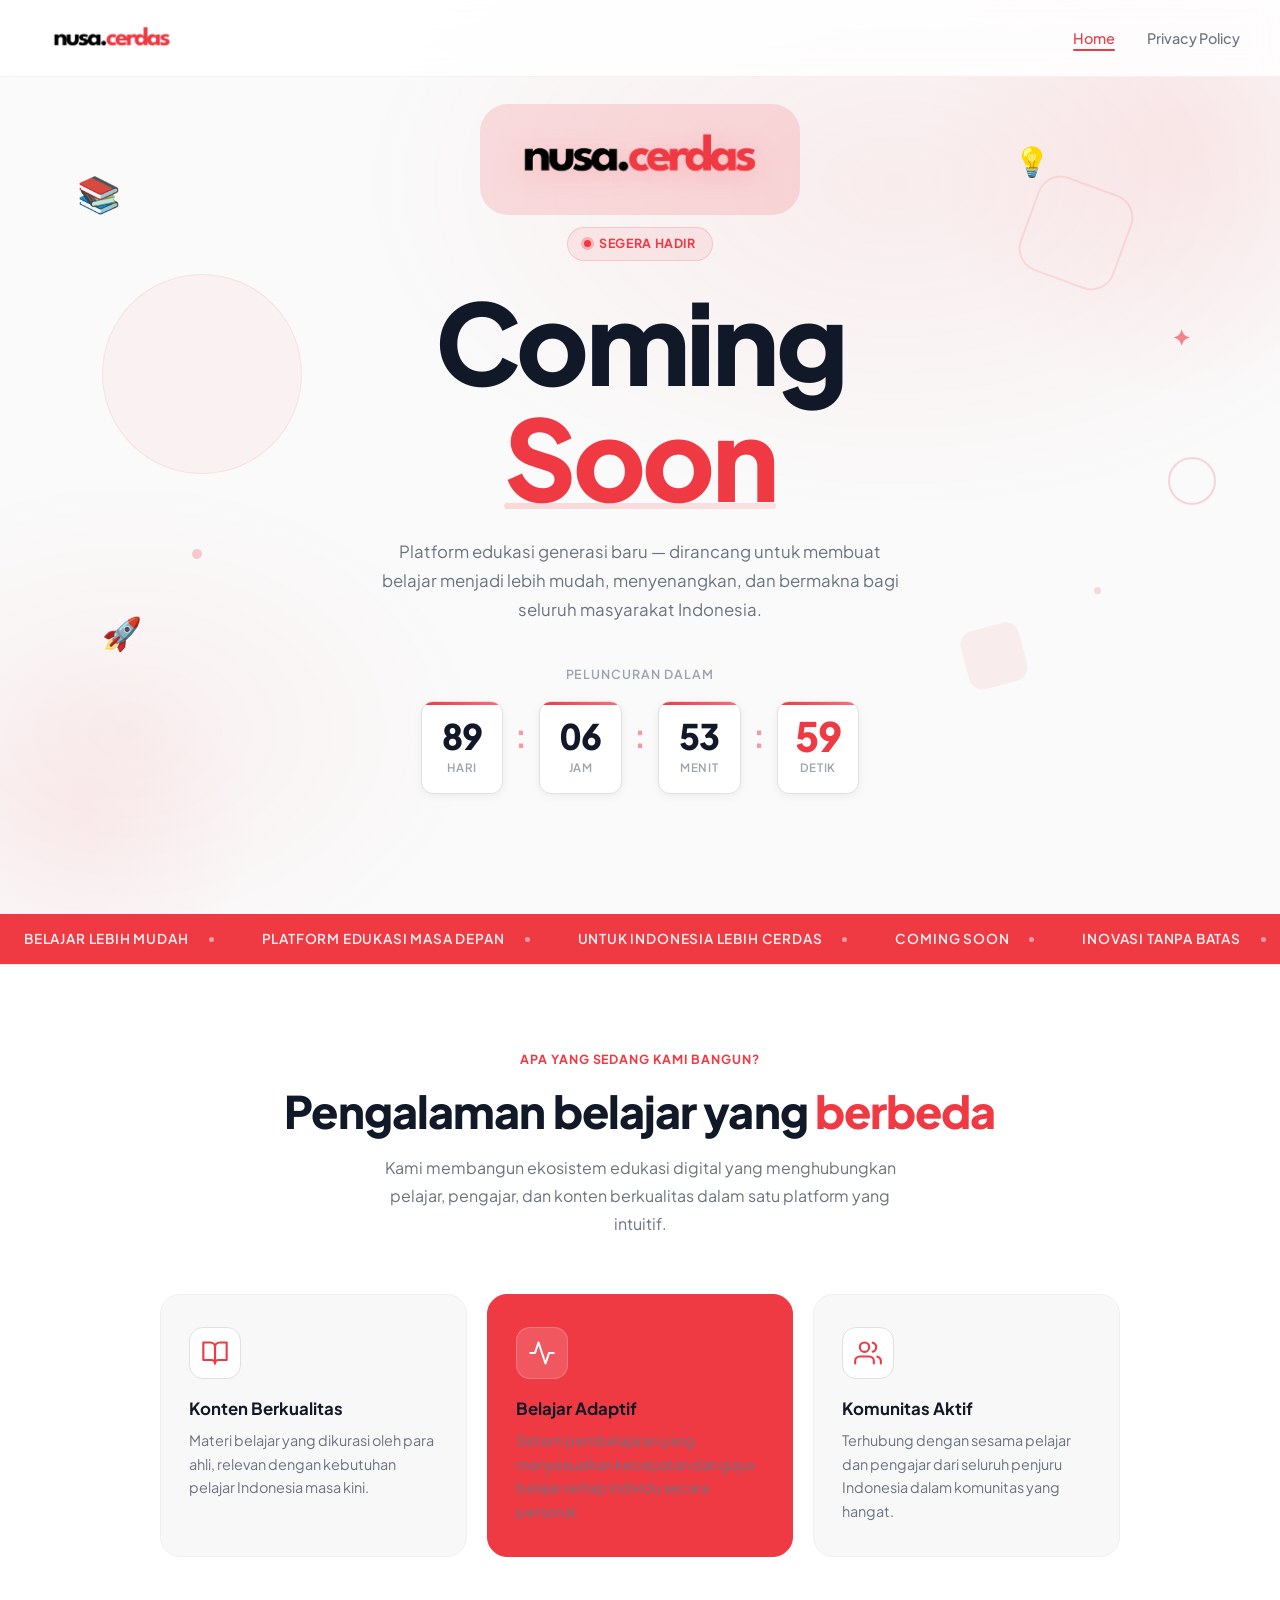
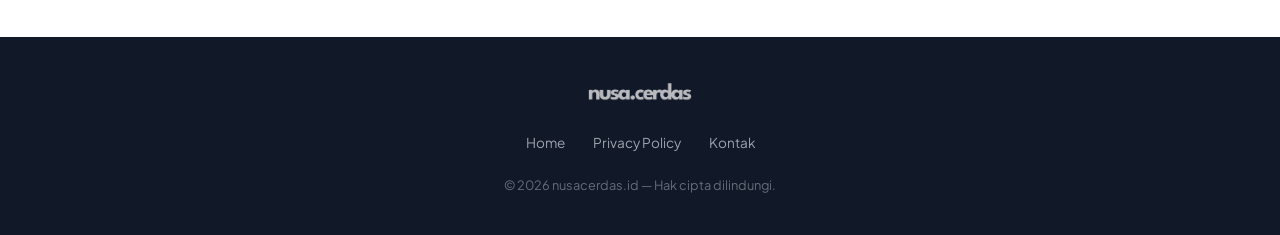
<file: old_index.html>
<!DOCTYPE html>
<html lang="id">
<head>
  <meta charset="UTF-8" />
  <meta name="viewport" content="width=device-width, initial-scale=1.0" />
  <title>Coming Soon — nusacerdas.id</title>
  <meta name="description" content="Platform edukasi masa depan untuk Indonesia lebih cerdas. Coming soon!" />
  <meta property="og:title" content="Coming Soon — nusacerdas.id" />
  <meta property="og:description" content="Platform edukasi masa depan untuk Indonesia lebih cerdas." />
  <meta property="og:type" content="website" />
  <link rel="stylesheet" href="styles.css" />
  <link rel="stylesheet" href="index.css" />
  <link rel="icon" type="image/png" href="assets/nusacerdas-logo/logo nusa cerdas hitam.png" />
</head>
<body>

  <!-- Navigation -->
  <nav class="nav" id="mainNav">
    <a href="index.html" class="nav-logo">
      <img src="assets/nusacerdas-logo/logo-nusa-cerdas-hitam-merah.png" alt="nusacerdas.id" />
    </a>
    <ul class="nav-links">
      <li><a href="index.html" class="active">Home</a></li>
      <li><a href="privacy-policy.html">Privacy Policy</a></li>
    </ul>
  </nav>

  <!-- Hero Section -->
  <main class="hero" id="hero">

    <!-- Background Shapes -->
    <div class="bg-shapes" aria-hidden="true">
      <div class="shape shape-1"></div>
      <div class="shape shape-2"></div>
      <div class="shape shape-3"></div>
      <div class="shape shape-4"></div>
      <div class="shape shape-5"></div>
    </div>

    <!-- Floating Icons -->
    <div class="floating-elements" aria-hidden="true">
      <div class="float-el el-book">📚</div>
      <div class="float-el el-star">✦</div>
      <div class="float-el el-rocket">🚀</div>
      <div class="float-el el-lamp">💡</div>
      <div class="float-el el-dot1"></div>
      <div class="float-el el-dot2"></div>
      <div class="float-el el-ring"></div>
    </div>

    <!-- Hero Content -->
    <div class="hero-content">

      <!-- Logo -->
      <div class="hero-logo animate-delay-1">
        <div class="logo-wrap">
          <img
            src="assets/nusacerdas-logo/logo-nusa-cerdas-hitam-merah.png"
            alt="nusacerdas.id"
            class="hero-brand-img"
          />
        </div>
      </div>

      <!-- Badge -->
      <div class="hero-badge animate-delay-2">
        <span class="badge-dot"></span>
        <span>Segera Hadir</span>
      </div>

      <!-- Headline -->
      <h1 class="hero-title animate-delay-3">
        <span class="title-line">Coming</span>
        <span class="title-line title-accent">Soon</span>
      </h1>

      <!-- Tagline -->
      <p class="hero-tagline animate-delay-4">
        Platform edukasi generasi baru — dirancang untuk membuat belajar menjadi lebih mudah, menyenangkan, dan bermakna bagi seluruh masyarakat Indonesia.
      </p>

      <!-- Countdown -->
      <div class="countdown-wrapper animate-delay-5">
        <div class="countdown-label">Peluncuran dalam</div>
        <div class="countdown" id="countdown">
          <div class="countdown-block">
            <span class="countdown-num" id="cd-days">00</span>
            <span class="countdown-unit">Hari</span>
          </div>
          <div class="countdown-sep">:</div>
          <div class="countdown-block">
            <span class="countdown-num" id="cd-hours">00</span>
            <span class="countdown-unit">Jam</span>
          </div>
          <div class="countdown-sep">:</div>
          <div class="countdown-block">
            <span class="countdown-num" id="cd-minutes">00</span>
            <span class="countdown-unit">Menit</span>
          </div>
          <div class="countdown-sep">:</div>
          <div class="countdown-block">
            <span class="countdown-num" id="cd-seconds">00</span>
            <span class="countdown-unit">Detik</span>
          </div>
        </div>
      </div>

      <!-- Subscription -->
      <!-- <div class="subscribe-wrapper animate-delay-6">
        <p class="subscribe-hint">Jadilah yang pertama tahu saat kami meluncur.</p>
        <form class="subscribe-form" id="subscribeForm" novalidate>
          <div class="input-group">
            <span class="input-icon">
              <svg width="18" height="18" viewBox="0 0 24 24" fill="none" stroke="currentColor" stroke-width="2" stroke-linecap="round" stroke-linejoin="round">
                <rect x="2" y="4" width="20" height="16" rx="2"/>
                <path d="m22 7-8.97 5.7a1.94 1.94 0 0 1-2.06 0L2 7"/>
              </svg>
            </span>
            <input
              type="email"
              id="emailInput"
              placeholder="Masukkan email kamu"
              aria-label="Alamat email"
              required
            />
          </div>
          <button type="submit" class="btn-subscribe">
            <span class="btn-text">Beritahu Saya</span>
            <svg width="18" height="18" viewBox="0 0 24 24" fill="none" stroke="currentColor" stroke-width="2.5" stroke-linecap="round" stroke-linejoin="round">
              <path d="M5 12h14M12 5l7 7-7 7"/>
            </svg>
          </button>
        </form>
        <div class="subscribe-success" id="subscribeSuccess" hidden>
          <svg width="20" height="20" viewBox="0 0 24 24" fill="none" stroke="currentColor" stroke-width="2.5" stroke-linecap="round" stroke-linejoin="round">
            <path d="M22 11.08V12a10 10 0 1 1-5.93-9.14"/>
            <polyline points="22 4 12 14.01 9 11.01"/>
          </svg>
          Terima kasih! Kami akan menghubungi kamu segera.
        </div>
      </div> -->

      <!-- Social Links -->
      <!-- <div class="social-links animate-delay-7">
        <a href="#" class="social-link" aria-label="Instagram">
          <svg width="20" height="20" viewBox="0 0 24 24" fill="none" stroke="currentColor" stroke-width="2" stroke-linecap="round" stroke-linejoin="round">
            <rect x="2" y="2" width="20" height="20" rx="5" ry="5"/>
            <path d="M16 11.37A4 4 0 1 1 12.63 8 4 4 0 0 1 16 11.37z"/>
            <line x1="17.5" y1="6.5" x2="17.51" y2="6.5"/>
          </svg>
        </a>
        <a href="#" class="social-link" aria-label="Twitter / X">
          <svg width="20" height="20" viewBox="0 0 24 24" fill="none" stroke="currentColor" stroke-width="2" stroke-linecap="round" stroke-linejoin="round">
            <path d="M4 4l16 16M4 20L20 4"/>
          </svg>
        </a>
        <a href="#" class="social-link" aria-label="LinkedIn">
          <svg width="20" height="20" viewBox="0 0 24 24" fill="none" stroke="currentColor" stroke-width="2" stroke-linecap="round" stroke-linejoin="round">
            <path d="M16 8a6 6 0 0 1 6 6v7h-4v-7a2 2 0 0 0-2-2 2 2 0 0 0-2 2v7h-4v-7a6 6 0 0 1 6-6z"/>
            <rect x="2" y="9" width="4" height="12"/>
            <circle cx="4" cy="4" r="2"/>
          </svg>
        </a>
      </div> -->

    </div>
  </main>

  <!-- Marquee Section -->
  <section class="marquee-section" aria-hidden="true">
    <div class="marquee-track" id="marqueeTrack">
      <!-- repeated twice for seamless loop -->
      <span class="marquee-item">Belajar Lebih Mudah <span class="marquee-dot"></span></span>
      <span class="marquee-item">Platform Edukasi Masa Depan <span class="marquee-dot"></span></span>
      <span class="marquee-item">Untuk Indonesia Lebih Cerdas <span class="marquee-dot"></span></span>
      <span class="marquee-item">Coming Soon <span class="marquee-dot"></span></span>
      <span class="marquee-item">Inovasi Tanpa Batas <span class="marquee-dot"></span></span>
      <span class="marquee-item">Bersama Kita Maju <span class="marquee-dot"></span></span>
      <span class="marquee-item">Teknologi untuk Pendidikan <span class="marquee-dot"></span></span>
      <span class="marquee-item">Belajar Lebih Mudah <span class="marquee-dot"></span></span>
      <span class="marquee-item">Platform Edukasi Masa Depan <span class="marquee-dot"></span></span>
      <span class="marquee-item">Untuk Indonesia Lebih Cerdas <span class="marquee-dot"></span></span>
      <span class="marquee-item">Coming Soon <span class="marquee-dot"></span></span>
      <span class="marquee-item">Inovasi Tanpa Batas <span class="marquee-dot"></span></span>
      <span class="marquee-item">Bersama Kita Maju <span class="marquee-dot"></span></span>
      <span class="marquee-item">Teknologi untuk Pendidikan <span class="marquee-dot"></span></span>
    </div>
  </section>

  <!-- Feature Teaser Section -->
  <section class="features-section">
    <div class="features-inner">
      <div class="section-label">Apa yang sedang kami bangun?</div>
      <h2 class="section-title">Pengalaman belajar yang <em>berbeda</em></h2>
      <p class="section-sub">Kami membangun ekosistem edukasi digital yang menghubungkan pelajar, pengajar, dan konten berkualitas dalam satu platform yang intuitif.</p>

      <div class="features-grid">
        <div class="feature-card">
          <div class="feature-icon">
            <svg width="28" height="28" viewBox="0 0 24 24" fill="none" stroke="currentColor" stroke-width="1.8" stroke-linecap="round" stroke-linejoin="round">
              <path d="M2 3h6a4 4 0 0 1 4 4v14a3 3 0 0 0-3-3H2z"/>
              <path d="M22 3h-6a4 4 0 0 0-4 4v14a3 3 0 0 1 3-3h7z"/>
            </svg>
          </div>
          <h3>Konten Berkualitas</h3>
          <p>Materi belajar yang dikurasi oleh para ahli, relevan dengan kebutuhan pelajar Indonesia masa kini.</p>
        </div>

        <div class="feature-card feature-card-highlight">
          <div class="feature-icon">
            <svg width="28" height="28" viewBox="0 0 24 24" fill="none" stroke="currentColor" stroke-width="1.8" stroke-linecap="round" stroke-linejoin="round">
              <polyline points="22 12 18 12 15 21 9 3 6 12 2 12"/>
            </svg>
          </div>
          <h3>Belajar Adaptif</h3>
          <p>Sistem pembelajaran yang menyesuaikan kecepatan dan gaya belajar setiap individu secara personal.</p>
        </div>

        <div class="feature-card">
          <div class="feature-icon">
            <svg width="28" height="28" viewBox="0 0 24 24" fill="none" stroke="currentColor" stroke-width="1.8" stroke-linecap="round" stroke-linejoin="round">
              <path d="M17 21v-2a4 4 0 0 0-4-4H5a4 4 0 0 0-4 4v2"/>
              <circle cx="9" cy="7" r="4"/>
              <path d="M23 21v-2a4 4 0 0 0-3-3.87"/>
              <path d="M16 3.13a4 4 0 0 1 0 7.75"/>
            </svg>
          </div>
          <h3>Komunitas Aktif</h3>
          <p>Terhubung dengan sesama pelajar dan pengajar dari seluruh penjuru Indonesia dalam komunitas yang hangat.</p>
        </div>
      </div>
    </div>
  </section>

  <!-- Footer -->
  <footer class="footer">
    <div class="footer-inner">
      <img src="assets/nusacerdas-logo/logo-nusa-cerdas-putih-merah.png" alt="nusacerdas.id" class="footer-logo" />
      <ul class="footer-links">
        <li><a href="index.html">Home</a></li>
        <li><a href="privacy-policy.html">Privacy Policy</a></li>
        <li><a href="mailto:hello@nusacerdas.id">Kontak</a></li>
      </ul>
      <p class="footer-copy">&copy; 2026 nusacerdas.id — Hak cipta dilindungi.</p>
    </div>
  </footer>

  <script src="script.js"></script>
</body>
</html>
</file>
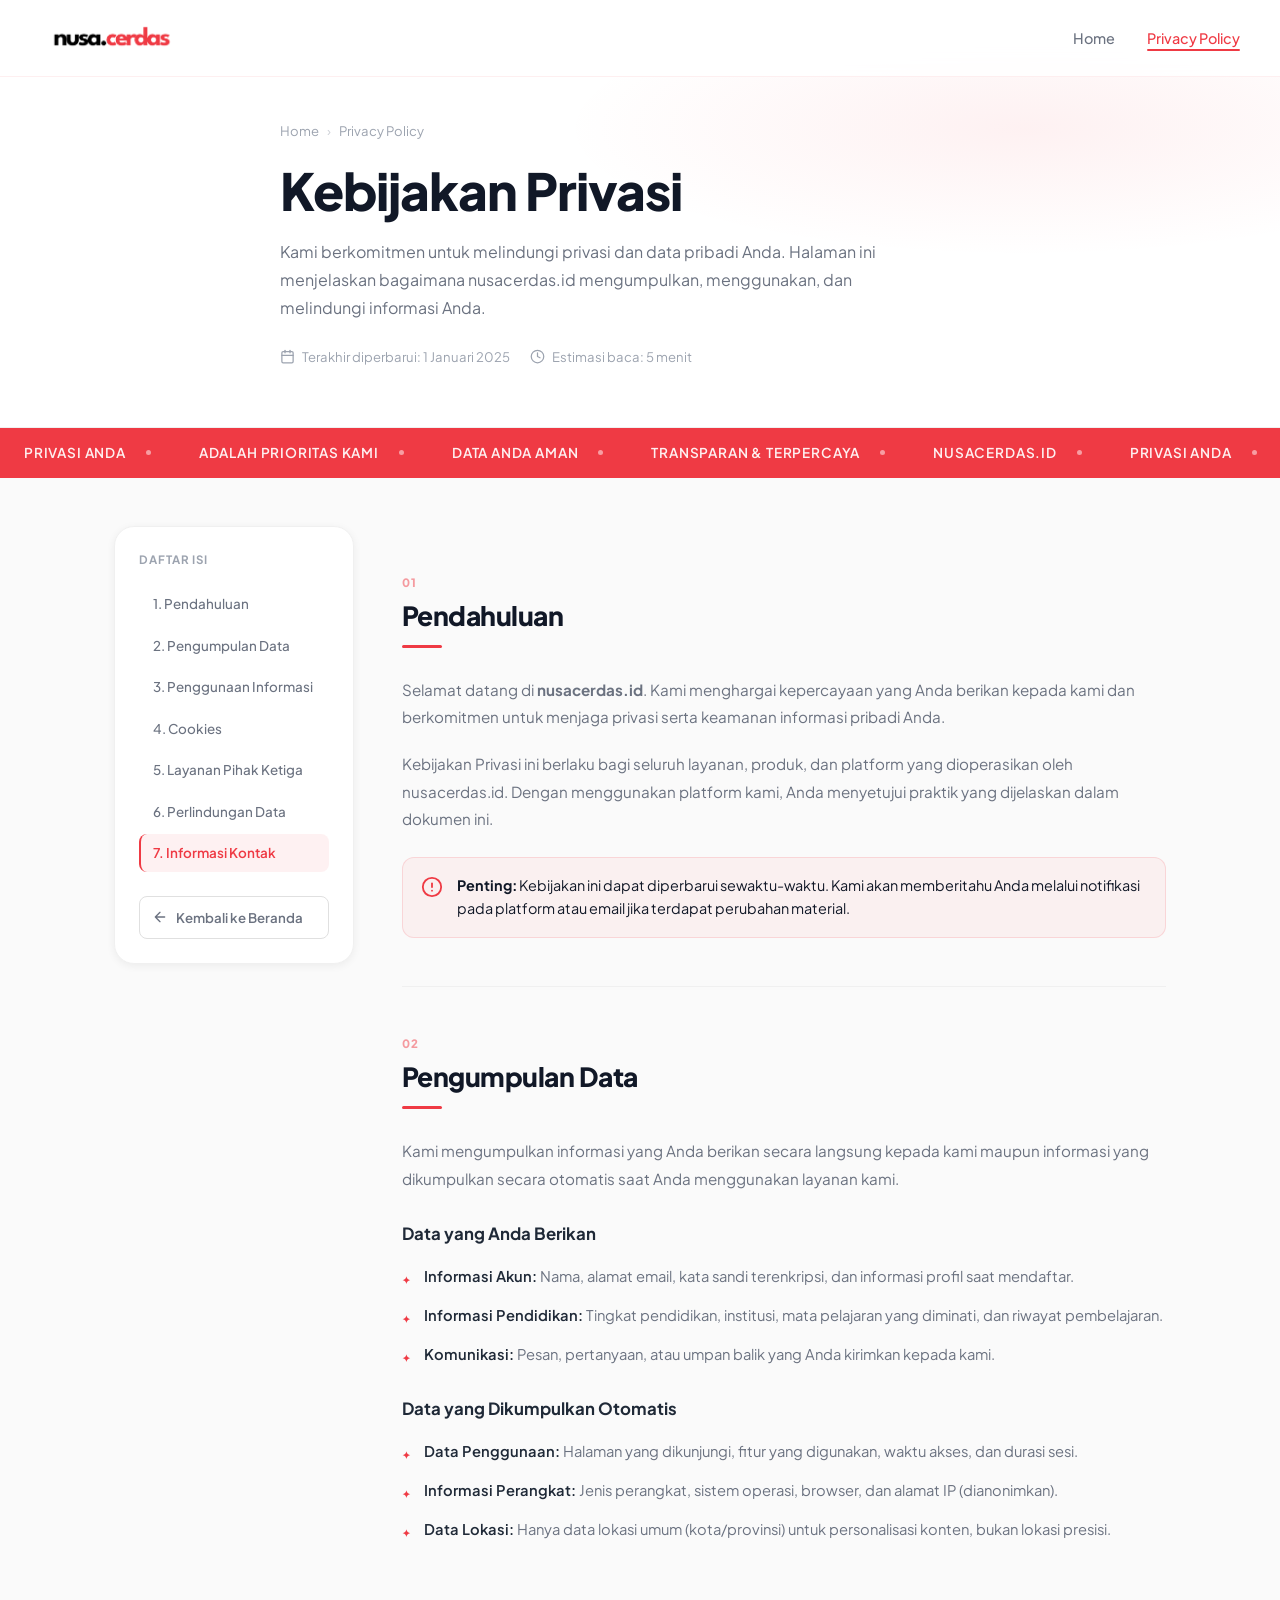
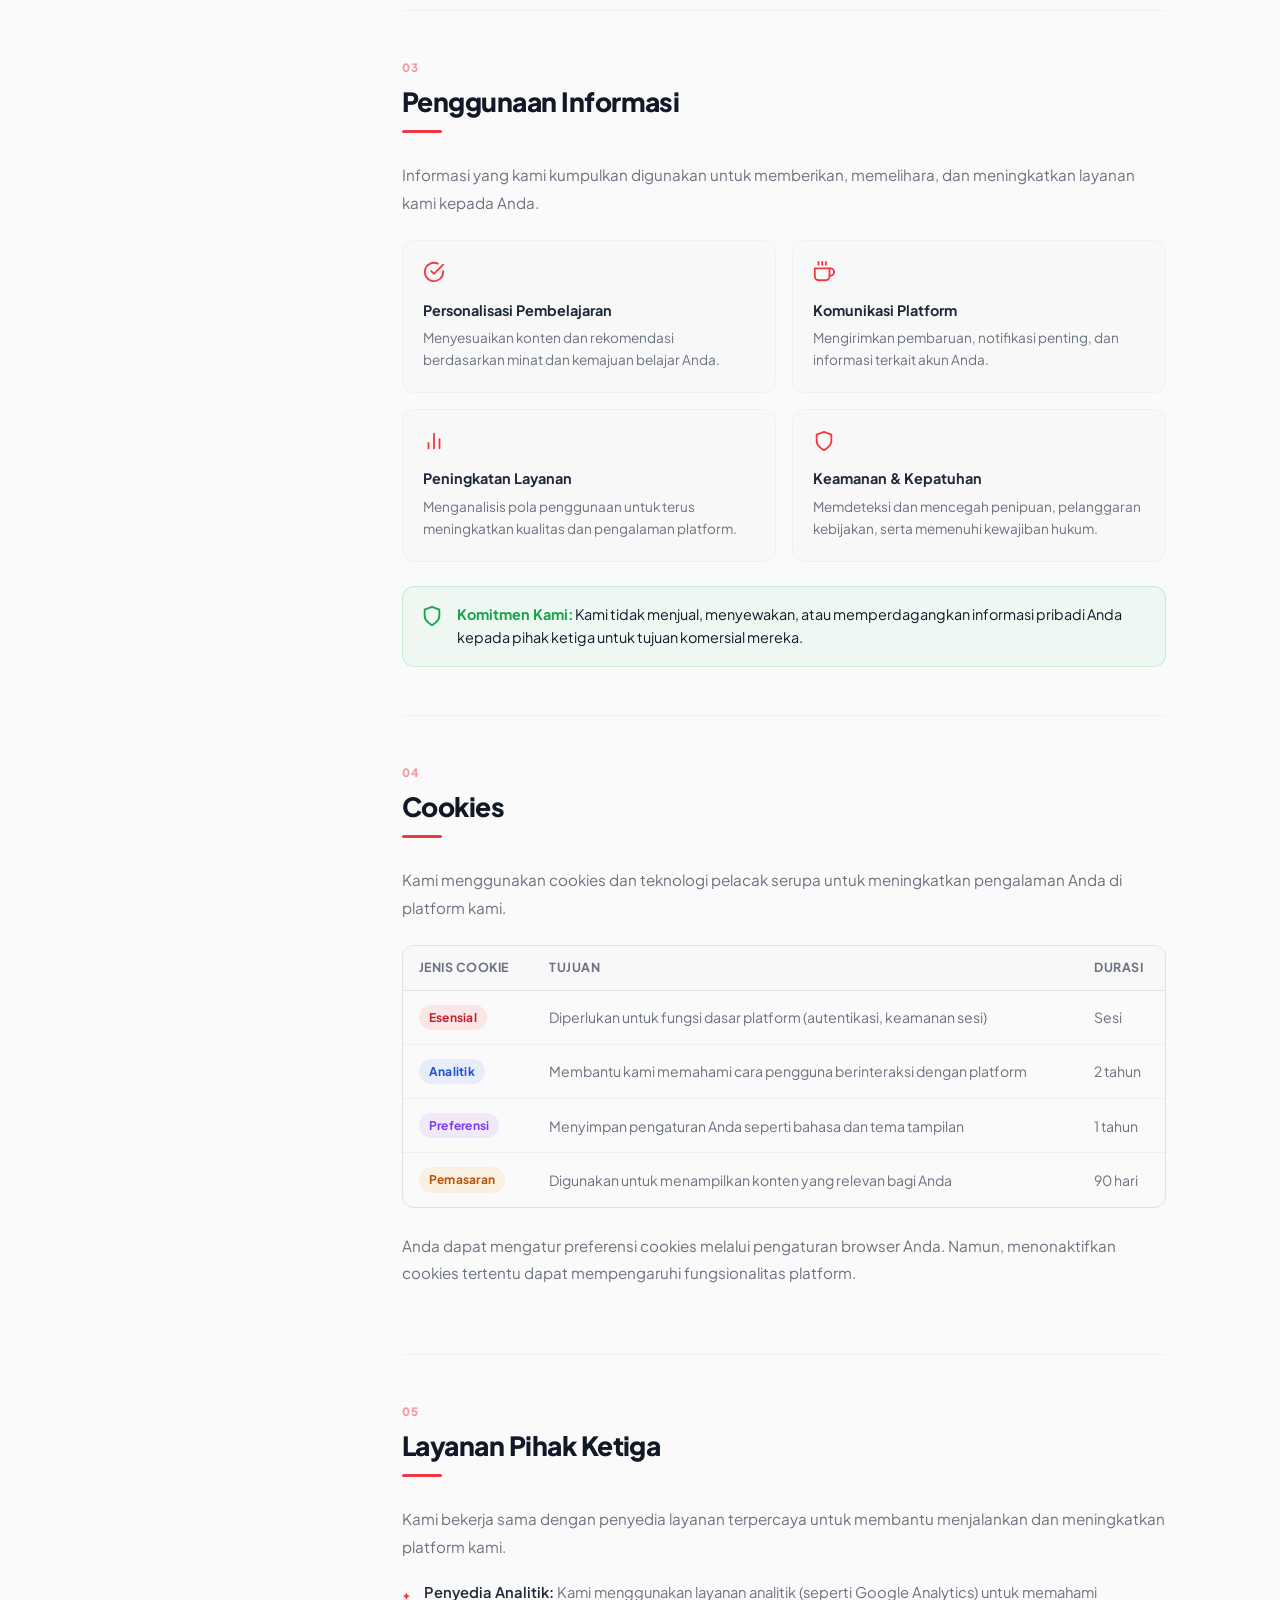
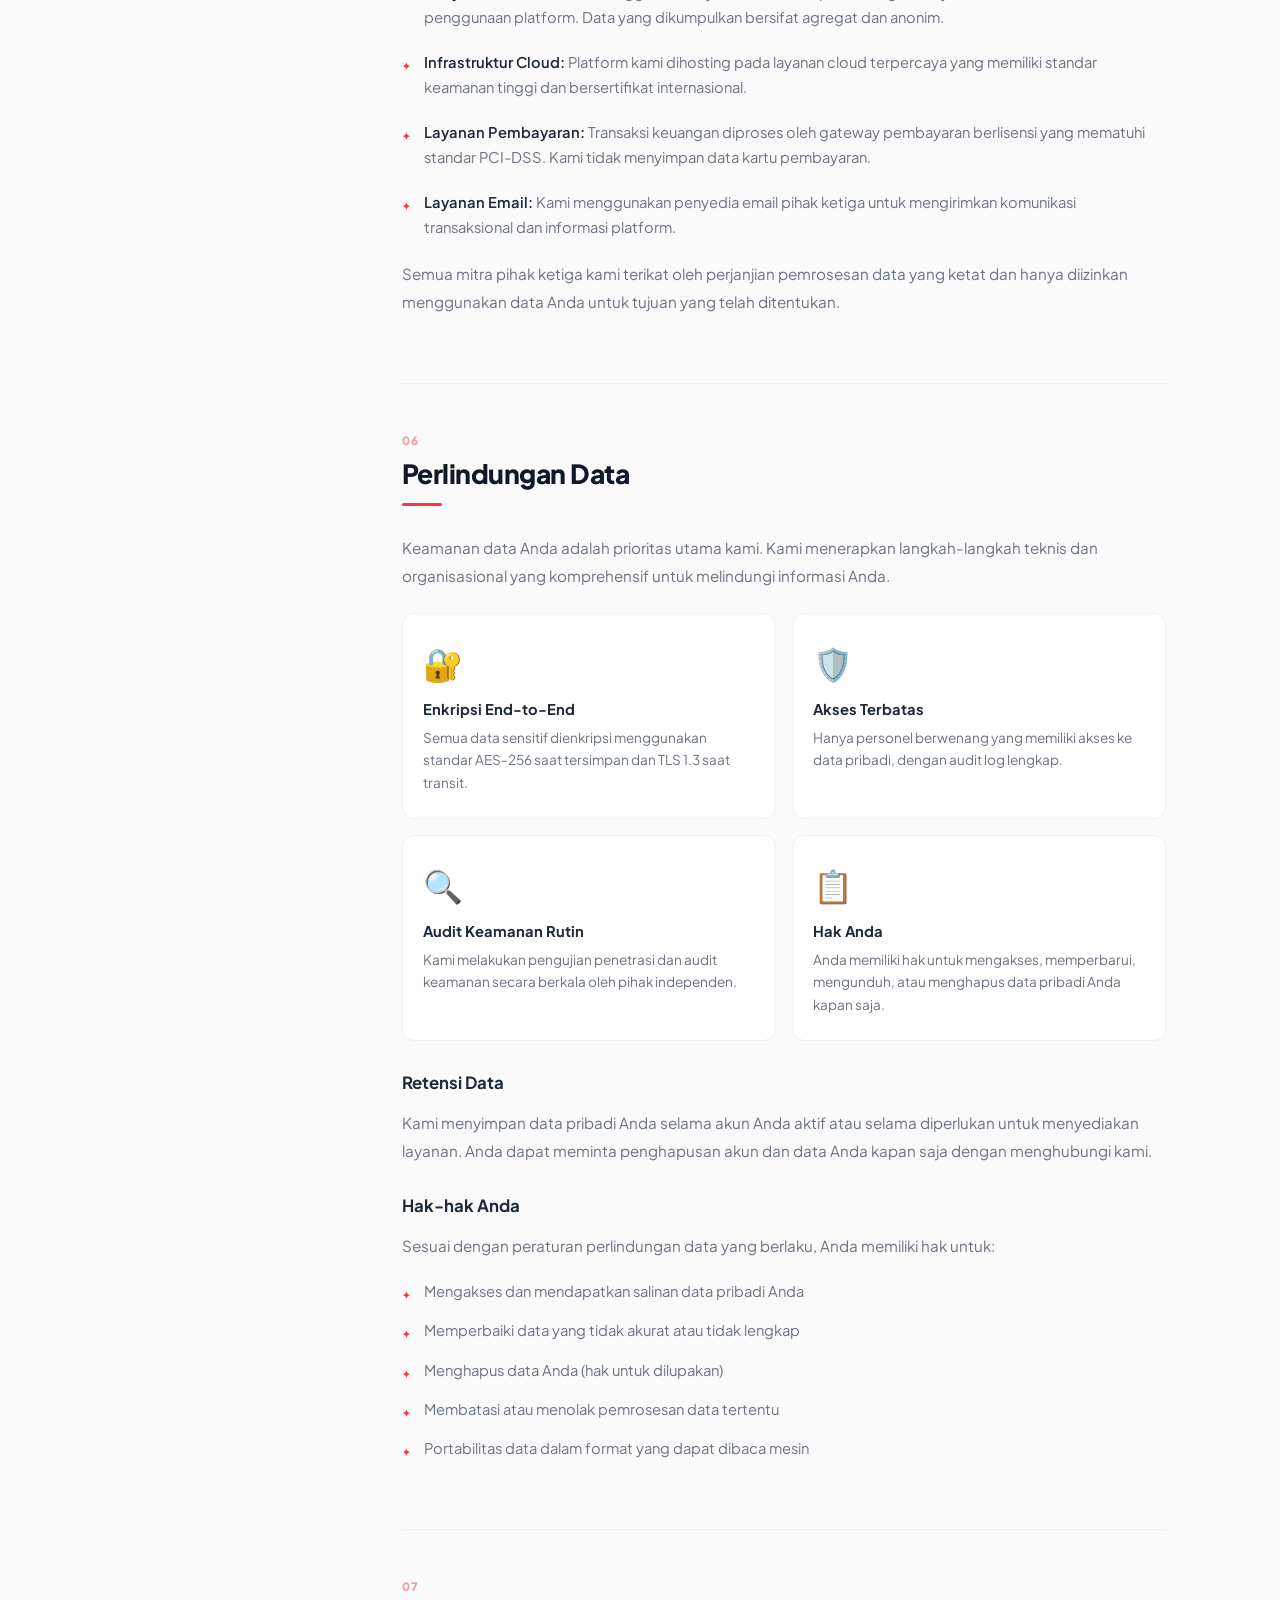
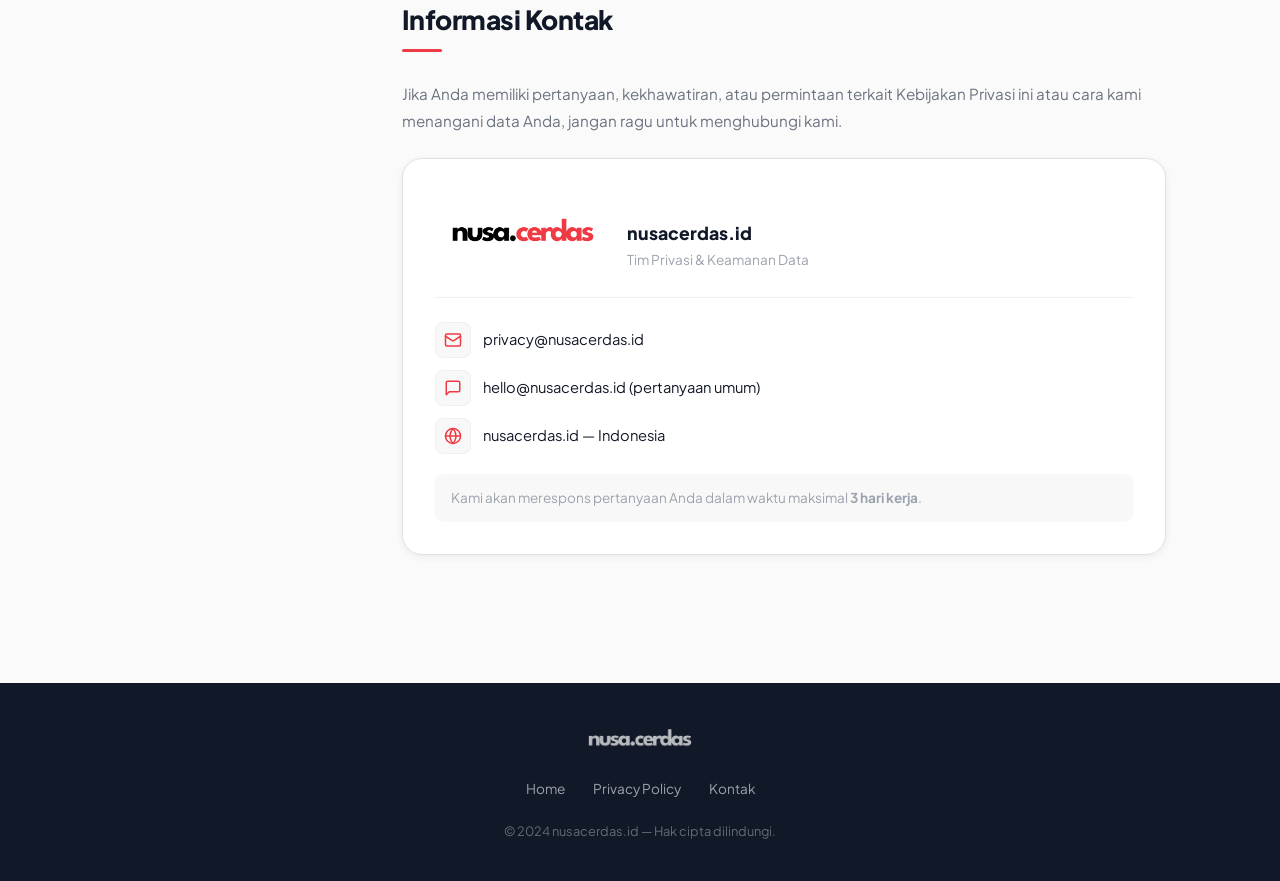
<file: privacy-policy.html>
<!DOCTYPE html>
<html lang="id">
<head>
  <meta charset="UTF-8" />
  <meta name="viewport" content="width=device-width, initial-scale=1.0" />
  <title>Privacy Policy — nusacerdas.id</title>
  <meta name="description" content="Kebijakan Privasi nusacerdas.id — bagaimana kami melindungi dan menggunakan data Anda." />
  <link rel="stylesheet" href="styles.css" />
  <link rel="stylesheet" href="privacy-policy.css" />
  <link rel="icon" type="image/png" href="assets/nusacerdas-logo/logo nusa cerdas hitam.png" />
</head>
<body>

  <!-- Navigation -->
  <nav class="nav" id="mainNav">
    <a href="index.html" class="nav-logo">
      <img src="assets/nusacerdas-logo/logo-nusa-cerdas-hitam-merah.png" alt="nusacerdas.id" />
    </a>
    <ul class="nav-links">
      <li><a href="index.html">Home</a></li>
      <li><a href="privacy-policy.html" class="active">Privacy Policy</a></li>
    </ul>
  </nav>

  <!-- Page Hero -->
  <header class="pp-hero">
    <div class="pp-hero-inner">
      <div class="pp-breadcrumb">
        <a href="index.html">Home</a>
        <span class="pp-breadcrumb-sep">›</span>
        <span>Privacy Policy</span>
      </div>
      <h1 class="pp-title">Kebijakan Privasi</h1>
      <p class="pp-subtitle">Kami berkomitmen untuk melindungi privasi dan data pribadi Anda. Halaman ini menjelaskan bagaimana nusacerdas.id mengumpulkan, menggunakan, dan melindungi informasi Anda.</p>
      <div class="pp-meta">
        <span class="pp-meta-item">
          <svg width="15" height="15" viewBox="0 0 24 24" fill="none" stroke="currentColor" stroke-width="2" stroke-linecap="round" stroke-linejoin="round">
            <rect x="3" y="4" width="18" height="18" rx="2" ry="2"/>
            <line x1="16" y1="2" x2="16" y2="6"/>
            <line x1="8" y1="2" x2="8" y2="6"/>
            <line x1="3" y1="10" x2="21" y2="10"/>
          </svg>
          Terakhir diperbarui: 1 Januari 2025
        </span>
        <span class="pp-meta-item">
          <svg width="15" height="15" viewBox="0 0 24 24" fill="none" stroke="currentColor" stroke-width="2" stroke-linecap="round" stroke-linejoin="round">
            <circle cx="12" cy="12" r="10"/>
            <polyline points="12 6 12 12 16 14"/>
          </svg>
          Estimasi baca: 5 menit
        </span>
      </div>
    </div>
  </header>

  <!-- Marquee -->
  <div class="marquee-section" aria-hidden="true">
    <div class="marquee-track">
      <span class="marquee-item">Privasi Anda <span class="marquee-dot"></span></span>
      <span class="marquee-item">Adalah Prioritas Kami <span class="marquee-dot"></span></span>
      <span class="marquee-item">Data Anda Aman <span class="marquee-dot"></span></span>
      <span class="marquee-item">Transparan & Terpercaya <span class="marquee-dot"></span></span>
      <span class="marquee-item">nusacerdas.id <span class="marquee-dot"></span></span>
      <span class="marquee-item">Privasi Anda <span class="marquee-dot"></span></span>
      <span class="marquee-item">Adalah Prioritas Kami <span class="marquee-dot"></span></span>
      <span class="marquee-item">Data Anda Aman <span class="marquee-dot"></span></span>
      <span class="marquee-item">Transparan & Terpercaya <span class="marquee-dot"></span></span>
      <span class="marquee-item">nusacerdas.id <span class="marquee-dot"></span></span>
    </div>
  </div>

  <!-- Main Content -->
  <div class="pp-layout">

    <!-- Sidebar TOC -->
    <aside class="pp-sidebar" id="ppSidebar">
      <div class="toc-wrap">
        <div class="toc-label">Daftar Isi</div>
        <nav class="toc-nav" id="tocNav">
          <a href="#pendahuluan" class="toc-link active">1. Pendahuluan</a>
          <a href="#pengumpulan-data" class="toc-link">2. Pengumpulan Data</a>
          <a href="#penggunaan-informasi" class="toc-link">3. Penggunaan Informasi</a>
          <a href="#cookies" class="toc-link">4. Cookies</a>
          <a href="#layanan-pihak-ketiga" class="toc-link">5. Layanan Pihak Ketiga</a>
          <a href="#perlindungan-data" class="toc-link">6. Perlindungan Data</a>
          <a href="#kontak" class="toc-link">7. Informasi Kontak</a>
        </nav>
        <a href="index.html" class="toc-back-btn">
          <svg width="16" height="16" viewBox="0 0 24 24" fill="none" stroke="currentColor" stroke-width="2" stroke-linecap="round" stroke-linejoin="round">
            <path d="M19 12H5M12 5l-7 7 7 7"/>
          </svg>
          Kembali ke Beranda
        </a>
      </div>
    </aside>

    <!-- Article -->
    <article class="pp-article">

      <!-- Section 1 -->
      <section class="pp-section" id="pendahuluan">
        <div class="section-num">01</div>
        <h2 class="pp-section-title">Pendahuluan</h2>
        <div class="pp-section-content">
          <p>Selamat datang di <strong>nusacerdas.id</strong>. Kami menghargai kepercayaan yang Anda berikan kepada kami dan berkomitmen untuk menjaga privasi serta keamanan informasi pribadi Anda.</p>
          <p>Kebijakan Privasi ini berlaku bagi seluruh layanan, produk, dan platform yang dioperasikan oleh nusacerdas.id. Dengan menggunakan platform kami, Anda menyetujui praktik yang dijelaskan dalam dokumen ini.</p>
          <div class="pp-highlight-box">
            <div class="pp-highlight-icon">
              <svg width="22" height="22" viewBox="0 0 24 24" fill="none" stroke="currentColor" stroke-width="2" stroke-linecap="round" stroke-linejoin="round">
                <circle cx="12" cy="12" r="10"/>
                <line x1="12" y1="8" x2="12" y2="12"/>
                <line x1="12" y1="16" x2="12.01" y2="16"/>
              </svg>
            </div>
            <div>
              <strong>Penting:</strong> Kebijakan ini dapat diperbarui sewaktu-waktu. Kami akan memberitahu Anda melalui notifikasi pada platform atau email jika terdapat perubahan material.
            </div>
          </div>
        </div>
      </section>

      <!-- Section 2 -->
      <section class="pp-section" id="pengumpulan-data">
        <div class="section-num">02</div>
        <h2 class="pp-section-title">Pengumpulan Data</h2>
        <div class="pp-section-content">
          <p>Kami mengumpulkan informasi yang Anda berikan secara langsung kepada kami maupun informasi yang dikumpulkan secara otomatis saat Anda menggunakan layanan kami.</p>

          <h3>Data yang Anda Berikan</h3>
          <ul class="pp-list">
            <li>
              <span class="list-icon">✦</span>
              <div>
                <strong>Informasi Akun:</strong> Nama, alamat email, kata sandi terenkripsi, dan informasi profil saat mendaftar.
              </div>
            </li>
            <li>
              <span class="list-icon">✦</span>
              <div>
                <strong>Informasi Pendidikan:</strong> Tingkat pendidikan, institusi, mata pelajaran yang diminati, dan riwayat pembelajaran.
              </div>
            </li>
            <li>
              <span class="list-icon">✦</span>
              <div>
                <strong>Komunikasi:</strong> Pesan, pertanyaan, atau umpan balik yang Anda kirimkan kepada kami.
              </div>
            </li>
          </ul>

          <h3>Data yang Dikumpulkan Otomatis</h3>
          <ul class="pp-list">
            <li>
              <span class="list-icon">✦</span>
              <div>
                <strong>Data Penggunaan:</strong> Halaman yang dikunjungi, fitur yang digunakan, waktu akses, dan durasi sesi.
              </div>
            </li>
            <li>
              <span class="list-icon">✦</span>
              <div>
                <strong>Informasi Perangkat:</strong> Jenis perangkat, sistem operasi, browser, dan alamat IP (dianonimkan).
              </div>
            </li>
            <li>
              <span class="list-icon">✦</span>
              <div>
                <strong>Data Lokasi:</strong> Hanya data lokasi umum (kota/provinsi) untuk personalisasi konten, bukan lokasi presisi.
              </div>
            </li>
          </ul>
        </div>
      </section>

      <!-- Section 3 -->
      <section class="pp-section" id="penggunaan-informasi">
        <div class="section-num">03</div>
        <h2 class="pp-section-title">Penggunaan Informasi</h2>
        <div class="pp-section-content">
          <p>Informasi yang kami kumpulkan digunakan untuk memberikan, memelihara, dan meningkatkan layanan kami kepada Anda.</p>

          <div class="pp-cards-grid">
            <div class="pp-card">
              <div class="pp-card-icon">
                <svg width="22" height="22" viewBox="0 0 24 24" fill="none" stroke="currentColor" stroke-width="2" stroke-linecap="round" stroke-linejoin="round">
                  <path d="M22 11.08V12a10 10 0 1 1-5.93-9.14"/>
                  <polyline points="22 4 12 14.01 9 11.01"/>
                </svg>
              </div>
              <h4>Personalisasi Pembelajaran</h4>
              <p>Menyesuaikan konten dan rekomendasi berdasarkan minat dan kemajuan belajar Anda.</p>
            </div>
            <div class="pp-card">
              <div class="pp-card-icon">
                <svg width="22" height="22" viewBox="0 0 24 24" fill="none" stroke="currentColor" stroke-width="2" stroke-linecap="round" stroke-linejoin="round">
                  <path d="M18 8h1a4 4 0 0 1 0 8h-1"/>
                  <path d="M2 8h16v9a4 4 0 0 1-4 4H6a4 4 0 0 1-4-4V8z"/>
                  <line x1="6" y1="1" x2="6" y2="4"/>
                  <line x1="10" y1="1" x2="10" y2="4"/>
                  <line x1="14" y1="1" x2="14" y2="4"/>
                </svg>
              </div>
              <h4>Komunikasi Platform</h4>
              <p>Mengirimkan pembaruan, notifikasi penting, dan informasi terkait akun Anda.</p>
            </div>
            <div class="pp-card">
              <div class="pp-card-icon">
                <svg width="22" height="22" viewBox="0 0 24 24" fill="none" stroke="currentColor" stroke-width="2" stroke-linecap="round" stroke-linejoin="round">
                  <line x1="18" y1="20" x2="18" y2="10"/>
                  <line x1="12" y1="20" x2="12" y2="4"/>
                  <line x1="6" y1="20" x2="6" y2="14"/>
                </svg>
              </div>
              <h4>Peningkatan Layanan</h4>
              <p>Menganalisis pola penggunaan untuk terus meningkatkan kualitas dan pengalaman platform.</p>
            </div>
            <div class="pp-card">
              <div class="pp-card-icon">
                <svg width="22" height="22" viewBox="0 0 24 24" fill="none" stroke="currentColor" stroke-width="2" stroke-linecap="round" stroke-linejoin="round">
                  <path d="M12 22s8-4 8-10V5l-8-3-8 3v7c0 6 8 10 8 10z"/>
                </svg>
              </div>
              <h4>Keamanan & Kepatuhan</h4>
              <p>Memdeteksi dan mencegah penipuan, pelanggaran kebijakan, serta memenuhi kewajiban hukum.</p>
            </div>
          </div>

          <div class="pp-highlight-box pp-highlight-green">
            <div class="pp-highlight-icon">
              <svg width="22" height="22" viewBox="0 0 24 24" fill="none" stroke="currentColor" stroke-width="2" stroke-linecap="round" stroke-linejoin="round">
                <path d="M12 22s8-4 8-10V5l-8-3-8 3v7c0 6 8 10 8 10z"/>
              </svg>
            </div>
            <div>
              <strong>Komitmen Kami:</strong> Kami tidak menjual, menyewakan, atau memperdagangkan informasi pribadi Anda kepada pihak ketiga untuk tujuan komersial mereka.
            </div>
          </div>
        </div>
      </section>

      <!-- Section 4 -->
      <section class="pp-section" id="cookies">
        <div class="section-num">04</div>
        <h2 class="pp-section-title">Cookies</h2>
        <div class="pp-section-content">
          <p>Kami menggunakan cookies dan teknologi pelacak serupa untuk meningkatkan pengalaman Anda di platform kami.</p>

          <div class="pp-table-wrap">
            <table class="pp-table">
              <thead>
                <tr>
                  <th>Jenis Cookie</th>
                  <th>Tujuan</th>
                  <th>Durasi</th>
                </tr>
              </thead>
              <tbody>
                <tr>
                  <td><span class="cookie-badge essential">Esensial</span></td>
                  <td>Diperlukan untuk fungsi dasar platform (autentikasi, keamanan sesi)</td>
                  <td>Sesi</td>
                </tr>
                <tr>
                  <td><span class="cookie-badge analytics">Analitik</span></td>
                  <td>Membantu kami memahami cara pengguna berinteraksi dengan platform</td>
                  <td>2 tahun</td>
                </tr>
                <tr>
                  <td><span class="cookie-badge preferences">Preferensi</span></td>
                  <td>Menyimpan pengaturan Anda seperti bahasa dan tema tampilan</td>
                  <td>1 tahun</td>
                </tr>
                <tr>
                  <td><span class="cookie-badge marketing">Pemasaran</span></td>
                  <td>Digunakan untuk menampilkan konten yang relevan bagi Anda</td>
                  <td>90 hari</td>
                </tr>
              </tbody>
            </table>
          </div>

          <p>Anda dapat mengatur preferensi cookies melalui pengaturan browser Anda. Namun, menonaktifkan cookies tertentu dapat mempengaruhi fungsionalitas platform.</p>
        </div>
      </section>

      <!-- Section 5 -->
      <section class="pp-section" id="layanan-pihak-ketiga">
        <div class="section-num">05</div>
        <h2 class="pp-section-title">Layanan Pihak Ketiga</h2>
        <div class="pp-section-content">
          <p>Kami bekerja sama dengan penyedia layanan terpercaya untuk membantu menjalankan dan meningkatkan platform kami.</p>

          <ul class="pp-list pp-list-spaced">
            <li>
              <span class="list-icon">✦</span>
              <div>
                <strong>Penyedia Analitik:</strong> Kami menggunakan layanan analitik (seperti Google Analytics) untuk memahami penggunaan platform. Data yang dikumpulkan bersifat agregat dan anonim.
              </div>
            </li>
            <li>
              <span class="list-icon">✦</span>
              <div>
                <strong>Infrastruktur Cloud:</strong> Platform kami dihosting pada layanan cloud terpercaya yang memiliki standar keamanan tinggi dan bersertifikat internasional.
              </div>
            </li>
            <li>
              <span class="list-icon">✦</span>
              <div>
                <strong>Layanan Pembayaran:</strong> Transaksi keuangan diproses oleh gateway pembayaran berlisensi yang mematuhi standar PCI-DSS. Kami tidak menyimpan data kartu pembayaran.
              </div>
            </li>
            <li>
              <span class="list-icon">✦</span>
              <div>
                <strong>Layanan Email:</strong> Kami menggunakan penyedia email pihak ketiga untuk mengirimkan komunikasi transaksional dan informasi platform.
              </div>
            </li>
          </ul>

          <p>Semua mitra pihak ketiga kami terikat oleh perjanjian pemrosesan data yang ketat dan hanya diizinkan menggunakan data Anda untuk tujuan yang telah ditentukan.</p>
        </div>
      </section>

      <!-- Section 6 -->
      <section class="pp-section" id="perlindungan-data">
        <div class="section-num">06</div>
        <h2 class="pp-section-title">Perlindungan Data</h2>
        <div class="pp-section-content">
          <p>Keamanan data Anda adalah prioritas utama kami. Kami menerapkan langkah-langkah teknis dan organisasional yang komprehensif untuk melindungi informasi Anda.</p>

          <div class="pp-protection-grid">
            <div class="protection-item">
              <div class="protection-icon">🔐</div>
              <h4>Enkripsi End-to-End</h4>
              <p>Semua data sensitif dienkripsi menggunakan standar AES-256 saat tersimpan dan TLS 1.3 saat transit.</p>
            </div>
            <div class="protection-item">
              <div class="protection-icon">🛡️</div>
              <h4>Akses Terbatas</h4>
              <p>Hanya personel berwenang yang memiliki akses ke data pribadi, dengan audit log lengkap.</p>
            </div>
            <div class="protection-item">
              <div class="protection-icon">🔍</div>
              <h4>Audit Keamanan Rutin</h4>
              <p>Kami melakukan pengujian penetrasi dan audit keamanan secara berkala oleh pihak independen.</p>
            </div>
            <div class="protection-item">
              <div class="protection-icon">📋</div>
              <h4>Hak Anda</h4>
              <p>Anda memiliki hak untuk mengakses, memperbarui, mengunduh, atau menghapus data pribadi Anda kapan saja.</p>
            </div>
          </div>

          <h3>Retensi Data</h3>
          <p>Kami menyimpan data pribadi Anda selama akun Anda aktif atau selama diperlukan untuk menyediakan layanan. Anda dapat meminta penghapusan akun dan data Anda kapan saja dengan menghubungi kami.</p>

          <h3>Hak-hak Anda</h3>
          <p>Sesuai dengan peraturan perlindungan data yang berlaku, Anda memiliki hak untuk:</p>
          <ul class="pp-list">
            <li><span class="list-icon">✦</span><div>Mengakses dan mendapatkan salinan data pribadi Anda</div></li>
            <li><span class="list-icon">✦</span><div>Memperbaiki data yang tidak akurat atau tidak lengkap</div></li>
            <li><span class="list-icon">✦</span><div>Menghapus data Anda (hak untuk dilupakan)</div></li>
            <li><span class="list-icon">✦</span><div>Membatasi atau menolak pemrosesan data tertentu</div></li>
            <li><span class="list-icon">✦</span><div>Portabilitas data dalam format yang dapat dibaca mesin</div></li>
          </ul>
        </div>
      </section>

      <!-- Section 7 -->
      <section class="pp-section" id="kontak">
        <div class="section-num">07</div>
        <h2 class="pp-section-title">Informasi Kontak</h2>
        <div class="pp-section-content">
          <p>Jika Anda memiliki pertanyaan, kekhawatiran, atau permintaan terkait Kebijakan Privasi ini atau cara kami menangani data Anda, jangan ragu untuk menghubungi kami.</p>

          <div class="pp-contact-card">
            <div class="pp-contact-header">
              <img src="assets/nusacerdas-logo/logo-nusa-cerdas-hitam-merah.png" alt="nusacerdas.id" class="pp-contact-logo" />
              <div>
                <h3>nusacerdas.id</h3>
                <p>Tim Privasi & Keamanan Data</p>
              </div>
            </div>
            <div class="pp-contact-details">
              <a href="mailto:privacy@nusacerdas.id" class="pp-contact-item">
                <span class="pp-contact-icon">
                  <svg width="18" height="18" viewBox="0 0 24 24" fill="none" stroke="currentColor" stroke-width="2" stroke-linecap="round" stroke-linejoin="round">
                    <rect x="2" y="4" width="20" height="16" rx="2"/>
                    <path d="m22 7-8.97 5.7a1.94 1.94 0 0 1-2.06 0L2 7"/>
                  </svg>
                </span>
                privacy@nusacerdas.id
              </a>
              <a href="mailto:hello@nusacerdas.id" class="pp-contact-item">
                <span class="pp-contact-icon">
                  <svg width="18" height="18" viewBox="0 0 24 24" fill="none" stroke="currentColor" stroke-width="2" stroke-linecap="round" stroke-linejoin="round">
                    <path d="M21 15a2 2 0 0 1-2 2H7l-4 4V5a2 2 0 0 1 2-2h14a2 2 0 0 1 2 2z"/>
                  </svg>
                </span>
                hello@nusacerdas.id (pertanyaan umum)
              </a>
              <span class="pp-contact-item">
                <span class="pp-contact-icon">
                  <svg width="18" height="18" viewBox="0 0 24 24" fill="none" stroke="currentColor" stroke-width="2" stroke-linecap="round" stroke-linejoin="round">
                    <circle cx="12" cy="12" r="10"/>
                    <line x1="2" y1="12" x2="22" y2="12"/>
                    <path d="M12 2a15.3 15.3 0 0 1 4 10 15.3 15.3 0 0 1-4 10 15.3 15.3 0 0 1-4-10 15.3 15.3 0 0 1 4-10z"/>
                  </svg>
                </span>
                nusacerdas.id — Indonesia
              </span>
            </div>
            <p class="pp-contact-note">Kami akan merespons pertanyaan Anda dalam waktu maksimal <strong>3 hari kerja</strong>.</p>
          </div>

        </div>
      </section>

    </article>
  </div>

  <!-- Footer -->
  <footer class="footer">
    <div class="footer-inner">
      <img src="assets/nusacerdas-logo/logo-nusa-cerdas-putih-merah.png" alt="nusacerdas.id" class="footer-logo" />
      <ul class="footer-links">
        <li><a href="index.html">Home</a></li>
        <li><a href="privacy-policy.html">Privacy Policy</a></li>
        <li><a href="mailto:hello@nusacerdas.id">Kontak</a></li>
      </ul>
      <p class="footer-copy">&copy; 2024 nusacerdas.id — Hak cipta dilindungi.</p>
    </div>
  </footer>

  <script src="script.js"></script>
  <script src="privacy-policy.js"></script>
</body>
</html>
</file>
<file: styles.css>
/* ===========================
   NUSACERDAS.ID - Global Styles
   =========================== */

@import url('https://fonts.googleapis.com/css2?family=Plus+Jakarta+Sans:ital,wght@0,300;0,400;0,500;0,600;0,700;0,800;1,400&display=swap');

/* ── Reset & Base ── */
*, *::before, *::after {
  box-sizing: border-box;
  margin: 0;
  padding: 0;
}

:root {
  --red:        #ef3a44;
  --red-dark:   #c8202a;
  --red-light:  #ff6b73;
  --red-glow:   rgba(239, 58, 68, 0.15);
  --white:      #ffffff;
  --off-white:  #fafafa;
  --gray-50:    #f8f8f8;
  --gray-100:   #f0f0f0;
  --gray-200:   #e0e0e0;
  --gray-400:   #9ca3af;
  --gray-600:   #6b7280;
  --gray-800:   #1f2937;
  --gray-900:   #111827;
  --font:       'Plus Jakarta Sans', sans-serif;
  --radius:     12px;
  --radius-lg:  20px;
  --shadow-sm:  0 2px 8px rgba(0,0,0,.06);
  --shadow-md:  0 8px 32px rgba(0,0,0,.10);
  --shadow-lg:  0 20px 60px rgba(0,0,0,.12);
  --transition: 0.3s cubic-bezier(0.4, 0, 0.2, 1);
}

html {
  scroll-behavior: smooth;
}

body {
  font-family: var(--font);
  background-color: var(--off-white);
  color: var(--gray-900);
  line-height: 1.6;
  overflow-x: hidden;
  -webkit-font-smoothing: antialiased;
}

/* ── Typography ── */
h1, h2, h3, h4, h5, h6 {
  font-weight: 700;
  line-height: 1.2;
  color: var(--gray-900);
}

a {
  color: var(--red);
  text-decoration: none;
  transition: color var(--transition);
}

a:hover {
  color: var(--red-dark);
}

/* ── Navigation ── */
.nav {
  position: fixed;
  top: 0;
  left: 0;
  right: 0;
  z-index: 100;
  padding: 20px 40px;
  display: flex;
  align-items: center;
  justify-content: space-between;
  background: rgba(255,255,255,0.85);
  backdrop-filter: blur(12px);
  -webkit-backdrop-filter: blur(12px);
  border-bottom: 1px solid rgba(239,58,68,0.08);
  transition: all var(--transition);
}

.nav-logo {
  display: flex;
  align-items: center;
  gap: 10px;
  font-weight: 800;
  font-size: 1.1rem;
  color: var(--gray-900);
  text-decoration: none;
}

.nav-logo img {
  height: 36px;
  width: auto;
}

.nav-links {
  display: flex;
  align-items: center;
  gap: 32px;
  list-style: none;
}

.nav-links a {
  font-size: 0.9rem;
  font-weight: 500;
  color: var(--gray-600);
  text-decoration: none;
  transition: color var(--transition);
  position: relative;
}

.nav-links a::after {
  content: '';
  position: absolute;
  bottom: -4px;
  left: 0;
  width: 0;
  height: 2px;
  background: var(--red);
  border-radius: 2px;
  transition: width var(--transition);
}

.nav-links a:hover,
.nav-links a.active {
  color: var(--red);
}

.nav-links a:hover::after,
.nav-links a.active::after {
  width: 100%;
}

/* ── Marquee ── */
.marquee-section {
  background: var(--red);
  padding: 14px 0;
  overflow: hidden;
  position: relative;
}

.marquee-track {
  display: flex;
  gap: 0;
  width: max-content;
  animation: marquee-scroll 28s linear infinite;
}

.marquee-track:hover {
  animation-play-state: paused;
}

.marquee-item {
  display: inline-flex;
  align-items: center;
  gap: 20px;
  padding: 0 24px;
  font-size: 0.85rem;
  font-weight: 600;
  letter-spacing: 0.06em;
  text-transform: uppercase;
  color: rgba(255,255,255,0.92);
  white-space: nowrap;
}

.marquee-dot {
  width: 5px;
  height: 5px;
  border-radius: 50%;
  background: rgba(255,255,255,0.5);
  flex-shrink: 0;
}

@keyframes marquee-scroll {
  0%   { transform: translateX(0); }
  100% { transform: translateX(-50%); }
}

/* ── Footer ── */
.footer {
  background: var(--gray-900);
  color: var(--gray-400);
  padding: 40px;
  text-align: center;
}

.footer-inner {
  max-width: 960px;
  margin: 0 auto;
  display: flex;
  flex-direction: column;
  align-items: center;
  gap: 20px;
}

.footer-logo {
  height: 32px;
  width: auto;
  filter: brightness(0) invert(1);
  opacity: 0.7;
}

.footer-links {
  display: flex;
  gap: 28px;
  list-style: none;
}

.footer-links a {
  font-size: 0.85rem;
  color: var(--gray-400);
  text-decoration: none;
  transition: color var(--transition);
}

.footer-links a:hover {
  color: var(--white);
}

.footer-copy {
  font-size: 0.8rem;
  opacity: 0.6;
}

/* ── Animations ── */
@keyframes fadeInUp {
  from { opacity: 0; transform: translateY(30px); }
  to   { opacity: 1; transform: translateY(0); }
}

@keyframes fadeIn {
  from { opacity: 0; }
  to   { opacity: 1; }
}

@keyframes float {
  0%, 100% { transform: translateY(0px) rotate(0deg); }
  33%       { transform: translateY(-18px) rotate(2deg); }
  66%       { transform: translateY(-8px) rotate(-1deg); }
}

@keyframes pulse-ring {
  0%   { transform: scale(0.8); opacity: 0.8; }
  100% { transform: scale(1.6); opacity: 0; }
}

@keyframes spin-slow {
  from { transform: rotate(0deg); }
  to   { transform: rotate(360deg); }
}

/* ── Utility ── */
.animate-in {
  animation: fadeInUp 0.7s ease forwards;
}

.sr-only {
  position: absolute;
  width: 1px;
  height: 1px;
  overflow: hidden;
  clip: rect(0,0,0,0);
  white-space: nowrap;
}

/* ── Responsive Nav ── */
@media (max-width: 600px) {
  .nav {
    padding: 16px 20px;
  }

  .nav-links {
    gap: 20px;
  }

  .nav-links a {
    font-size: 0.82rem;
  }

  .footer {
    padding: 32px 20px;
  }

  .footer-links {
    flex-wrap: wrap;
    justify-content: center;
    gap: 16px;
  }
}
</file>
<file: index.css>
/* ===========================
   index.css — Coming Soon Page
   =========================== */

/* ── Hero Layout ── */
.hero {
  min-height: 100vh;
  display: flex;
  align-items: center;
  justify-content: center;
  padding: 120px 24px 80px;
  position: relative;
  overflow: hidden;
  background:
    radial-gradient(ellipse 70% 60% at 70% 20%, rgba(239,58,68,0.07) 0%, transparent 60%),
    radial-gradient(ellipse 50% 50% at 10% 80%, rgba(239,58,68,0.05) 0%, transparent 55%),
    var(--off-white);
}

/* ── Background Shapes ── */
.bg-shapes {
  position: absolute;
  inset: 0;
  pointer-events: none;
  overflow: hidden;
}

.shape {
  position: absolute;
  border-radius: 50%;
}

.shape-1 {
  width: 520px;
  height: 520px;
  top: -120px;
  right: -160px;
  background: radial-gradient(circle, rgba(239,58,68,0.08) 0%, transparent 70%);
  animation: float 9s ease-in-out infinite;
}

.shape-2 {
  width: 360px;
  height: 360px;
  bottom: -80px;
  left: -100px;
  background: radial-gradient(circle, rgba(239,58,68,0.06) 0%, transparent 70%);
  animation: float 11s ease-in-out infinite reverse;
}

.shape-3 {
  width: 200px;
  height: 200px;
  top: 30%;
  left: 8%;
  background: rgba(239,58,68,0.04);
  border: 1.5px solid rgba(239,58,68,0.10);
  animation: float 13s ease-in-out infinite;
  animation-delay: -3s;
}

.shape-4 {
  width: 100px;
  height: 100px;
  top: 20%;
  right: 12%;
  background: transparent;
  border: 2px solid rgba(239,58,68,0.12);
  border-radius: 24px;
  transform: rotate(20deg);
  animation: float 8s ease-in-out infinite;
  animation-delay: -5s;
}

.shape-5 {
  width: 60px;
  height: 60px;
  bottom: 25%;
  right: 20%;
  background: rgba(239,58,68,0.07);
  border-radius: 14px;
  transform: rotate(-15deg);
  animation: float 10s ease-in-out infinite;
  animation-delay: -1s;
}

/* ── Floating Elements ── */
.floating-elements {
  position: absolute;
  inset: 0;
  pointer-events: none;
}

.float-el {
  position: absolute;
  animation: float 8s ease-in-out infinite;
}

.el-book {
  font-size: 2.2rem;
  top: 18%;
  left: 6%;
  animation-duration: 10s;
  animation-delay: -2s;
  filter: grayscale(0.2);
}

.el-star {
  font-size: 1.4rem;
  top: 35%;
  right: 7%;
  color: var(--red);
  font-weight: 900;
  animation-duration: 7s;
  animation-delay: -4s;
  opacity: 0.6;
}

.el-rocket {
  font-size: 2rem;
  bottom: 28%;
  left: 8%;
  animation-duration: 12s;
  animation-delay: -1s;
}

.el-lamp {
  font-size: 1.8rem;
  top: 15%;
  right: 18%;
  animation-duration: 9s;
  animation-delay: -6s;
}

.el-dot1 {
  width: 10px;
  height: 10px;
  border-radius: 50%;
  background: var(--red);
  opacity: 0.25;
  top: 60%;
  left: 15%;
  animation-duration: 6s;
}

.el-dot2 {
  width: 7px;
  height: 7px;
  border-radius: 50%;
  background: var(--red);
  opacity: 0.18;
  bottom: 35%;
  right: 14%;
  animation-duration: 8s;
  animation-delay: -3s;
}

.el-ring {
  width: 48px;
  height: 48px;
  border-radius: 50%;
  border: 2px solid rgba(239,58,68,0.2);
  top: 50%;
  right: 5%;
  animation: spin-slow 18s linear infinite, float 10s ease-in-out infinite;
}

/* ── Hero Content ── */
.hero-content {
  position: relative;
  z-index: 10;
  display: flex;
  flex-direction: column;
  align-items: center;
  text-align: center;
  max-width: 680px;
  width: 100%;
}

/* Staggered animation */
.animate-delay-1 { animation: fadeInUp 0.7s ease 0.1s both; }
.animate-delay-2 { animation: fadeInUp 0.7s ease 0.2s both; }
.animate-delay-3 { animation: fadeInUp 0.7s ease 0.35s both; }
.animate-delay-4 { animation: fadeInUp 0.7s ease 0.5s both; }
.animate-delay-5 { animation: fadeInUp 0.7s ease 0.65s both; }
.animate-delay-6 { animation: fadeInUp 0.7s ease 0.8s both; }
.animate-delay-7 { animation: fadeInUp 0.7s ease 0.95s both; }

/* ── Hero Logo ── */
.hero-logo {
  margin-bottom: 28px;
}

.logo-wrap {
  position: relative;
  display: inline-block;
}

.logo-wrap::before {
  content: '';
  position: absolute;
  inset: -16px;
  border-radius: 28px;
  background: var(--red-glow);
  animation: pulse-ring 2.5s ease-out infinite;
}

.hero-brand-img {
  height: 72px;
  width: auto;
  position: relative;
  z-index: 1;
  filter: drop-shadow(0 4px 12px rgba(239,58,68,0.20));
}

/* ── Badge ── */
.hero-badge {
  display: inline-flex;
  align-items: center;
  gap: 8px;
  background: rgba(239,58,68,0.08);
  border: 1px solid rgba(239,58,68,0.18);
  border-radius: 100px;
  padding: 6px 16px;
  font-size: 0.78rem;
  font-weight: 700;
  color: var(--red);
  letter-spacing: 0.05em;
  text-transform: uppercase;
  margin-bottom: 24px;
}

.badge-dot {
  width: 7px;
  height: 7px;
  border-radius: 50%;
  background: var(--red);
  position: relative;
}

.badge-dot::before {
  content: '';
  position: absolute;
  inset: -3px;
  border-radius: 50%;
  background: var(--red);
  opacity: 0.3;
  animation: pulse-ring 1.8s ease-out infinite;
}

/* ── Hero Title ── */
.hero-title {
  font-size: clamp(3.5rem, 10vw, 7rem);
  font-weight: 800;
  line-height: 1;
  letter-spacing: -0.03em;
  margin-bottom: 24px;
  display: flex;
  flex-direction: column;
  align-items: center;
  gap: 4px;
}

.title-line {
  display: block;
  color: var(--gray-900);
}

.title-accent {
  color: var(--red);
  position: relative;
}

.title-accent::after {
  content: '';
  position: absolute;
  bottom: 4px;
  left: 0;
  right: 0;
  height: 6px;
  background: linear-gradient(90deg, var(--red), var(--red-light));
  opacity: 0.18;
  border-radius: 4px;
}

/* ── Hero Tagline ── */
.hero-tagline {
  font-size: 1.05rem;
  color: var(--gray-600);
  max-width: 520px;
  line-height: 1.75;
  margin-bottom: 40px;
  font-weight: 400;
}

/* ── Countdown ── */
.countdown-wrapper {
  margin-bottom: 40px;
}

.countdown-label {
  font-size: 0.78rem;
  font-weight: 600;
  color: var(--gray-400);
  letter-spacing: 0.08em;
  text-transform: uppercase;
  margin-bottom: 16px;
}

.countdown {
  display: flex;
  align-items: center;
  gap: 12px;
}

.countdown-block {
  display: flex;
  flex-direction: column;
  align-items: center;
  gap: 6px;
  background: var(--white);
  border: 1px solid var(--gray-200);
  border-radius: var(--radius);
  padding: 16px 20px;
  min-width: 78px;
  box-shadow: var(--shadow-sm);
  position: relative;
  overflow: hidden;
}

.countdown-block::before {
  content: '';
  position: absolute;
  top: 0;
  left: 0;
  right: 0;
  height: 3px;
  background: linear-gradient(90deg, var(--red), var(--red-light));
}

.countdown-num {
  font-size: 2.2rem;
  font-weight: 800;
  color: var(--gray-900);
  line-height: 1;
  letter-spacing: -0.02em;
  font-variant-numeric: tabular-nums;
  transition: all 0.3s ease;
}

.countdown-num.flip {
  transform: scale(1.15);
  color: var(--red);
}

.countdown-unit {
  font-size: 0.72rem;
  font-weight: 600;
  color: var(--gray-400);
  text-transform: uppercase;
  letter-spacing: 0.06em;
}

.countdown-sep {
  font-size: 2rem;
  font-weight: 700;
  color: var(--red);
  opacity: 0.5;
  margin-bottom: 24px;
  animation: pulse-ring 1.2s ease-in-out infinite alternate;
  animation-name: sep-blink;
}

@keyframes sep-blink {
  from { opacity: 0.2; }
  to   { opacity: 0.7; }
}

/* ── Subscribe Form ── */
.subscribe-wrapper {
  width: 100%;
  max-width: 480px;
  margin-bottom: 36px;
}

.subscribe-hint {
  font-size: 0.85rem;
  color: var(--gray-400);
  margin-bottom: 14px;
}

.subscribe-form {
  display: flex;
  gap: 10px;
  width: 100%;
}

.input-group {
  flex: 1;
  position: relative;
}

.input-icon {
  position: absolute;
  left: 14px;
  top: 50%;
  transform: translateY(-50%);
  color: var(--gray-400);
  pointer-events: none;
  display: flex;
}

.input-group input {
  width: 100%;
  height: 50px;
  padding: 0 16px 0 44px;
  border: 1.5px solid var(--gray-200);
  border-radius: var(--radius);
  font-family: var(--font);
  font-size: 0.9rem;
  color: var(--gray-900);
  background: var(--white);
  outline: none;
  transition: border-color var(--transition), box-shadow var(--transition);
}

.input-group input::placeholder {
  color: var(--gray-400);
}

.input-group input:focus {
  border-color: var(--red);
  box-shadow: 0 0 0 3px rgba(239,58,68,0.12);
}

.btn-subscribe {
  display: flex;
  align-items: center;
  gap: 8px;
  height: 50px;
  padding: 0 22px;
  background: var(--red);
  color: var(--white);
  border: none;
  border-radius: var(--radius);
  font-family: var(--font);
  font-size: 0.88rem;
  font-weight: 700;
  cursor: pointer;
  white-space: nowrap;
  transition: background var(--transition), transform var(--transition), box-shadow var(--transition);
  box-shadow: 0 4px 14px rgba(239,58,68,0.35);
}

.btn-subscribe:hover {
  background: var(--red-dark);
  transform: translateY(-1px);
  box-shadow: 0 6px 20px rgba(239,58,68,0.45);
}

.btn-subscribe:active {
  transform: translateY(0);
}

.subscribe-success {
  display: flex;
  align-items: center;
  justify-content: center;
  gap: 10px;
  margin-top: 12px;
  padding: 12px 20px;
  background: rgba(34, 197, 94, 0.08);
  border: 1px solid rgba(34, 197, 94, 0.2);
  border-radius: var(--radius);
  color: #16a34a;
  font-size: 0.88rem;
  font-weight: 600;
  animation: fadeInUp 0.4s ease;
}

/* ── Social Links ── */
.social-links {
  display: flex;
  gap: 12px;
}

.social-link {
  width: 42px;
  height: 42px;
  display: flex;
  align-items: center;
  justify-content: center;
  border-radius: 10px;
  background: var(--white);
  border: 1px solid var(--gray-200);
  color: var(--gray-600);
  text-decoration: none;
  transition: all var(--transition);
  box-shadow: var(--shadow-sm);
}

.social-link:hover {
  background: var(--red);
  border-color: var(--red);
  color: var(--white);
  transform: translateY(-2px);
  box-shadow: 0 6px 16px rgba(239,58,68,0.30);
}

/* ── Features Section ── */
.features-section {
  background: var(--white);
  padding: 80px 24px;
  border-top: 1px solid var(--gray-100);
}

.features-inner {
  max-width: 960px;
  margin: 0 auto;
  text-align: center;
}

.section-label {
  display: inline-block;
  font-size: 0.78rem;
  font-weight: 700;
  color: var(--red);
  letter-spacing: 0.08em;
  text-transform: uppercase;
  margin-bottom: 14px;
}

.section-title {
  font-size: clamp(1.8rem, 4vw, 2.8rem);
  font-weight: 800;
  color: var(--gray-900);
  margin-bottom: 16px;
  letter-spacing: -0.02em;
}

.section-title em {
  font-style: normal;
  color: var(--red);
}

.section-sub {
  font-size: 1rem;
  color: var(--gray-600);
  max-width: 540px;
  margin: 0 auto 56px;
  line-height: 1.75;
}

.features-grid {
  display: grid;
  grid-template-columns: repeat(3, 1fr);
  gap: 20px;
}

.feature-card {
  background: var(--gray-50);
  border: 1px solid var(--gray-100);
  border-radius: var(--radius-lg);
  padding: 32px 28px;
  text-align: left;
  transition: all var(--transition);
}

.feature-card:hover {
  transform: translateY(-4px);
  box-shadow: var(--shadow-md);
  border-color: var(--gray-200);
}

.feature-card-highlight {
  background: var(--red);
  border-color: var(--red);
}

.feature-card-highlight h3,
.feature-card-highlight p {
  color: var(--white);
}

.feature-card-highlight .feature-icon {
  background: rgba(255,255,255,0.15);
  color: var(--white);
  border-color: rgba(255,255,255,0.2);
}

.feature-icon {
  width: 52px;
  height: 52px;
  display: flex;
  align-items: center;
  justify-content: center;
  background: var(--white);
  border: 1px solid var(--gray-200);
  border-radius: 14px;
  color: var(--red);
  margin-bottom: 20px;
}

.feature-card h3 {
  font-size: 1.05rem;
  font-weight: 700;
  color: var(--gray-900);
  margin-bottom: 10px;
}

.feature-card p {
  font-size: 0.9rem;
  color: var(--gray-600);
  line-height: 1.65;
}

/* ── Responsive ── */
@media (max-width: 768px) {
  .hero {
    padding: 100px 20px 60px;
  }

  .el-book, .el-rocket, .el-lamp { display: none; }
  .shape-3, .shape-4, .shape-5 { display: none; }

  .hero-brand-img {
    height: 56px;
  }

  .countdown {
    gap: 8px;
  }

  .countdown-block {
    min-width: 62px;
    padding: 12px 14px;
  }

  .countdown-num {
    font-size: 1.7rem;
  }

  .subscribe-form {
    flex-direction: column;
  }

  .btn-subscribe {
    justify-content: center;
    width: 100%;
  }

  .features-grid {
    grid-template-columns: 1fr;
  }
}

@media (max-width: 400px) {
  .countdown {
    gap: 4px;
  }

  .countdown-block {
    min-width: 54px;
    padding: 10px 10px;
  }

  .countdown-num {
    font-size: 1.5rem;
  }

  .countdown-sep {
    font-size: 1.4rem;
  }
}
</file>
<file: privacy-policy.css>
/* ===========================
   privacy-policy.css
   =========================== */

/* ── Page Hero ── */
.pp-hero {
  padding: 120px 24px 60px;
  background:
    radial-gradient(ellipse 60% 50% at 80% 30%, rgba(239,58,68,0.07) 0%, transparent 60%),
    var(--white);
  border-bottom: 1px solid var(--gray-100);
}

.pp-hero-inner {
  max-width: 720px;
  margin: 0 auto;
  animation: fadeInUp 0.6s ease both;
}

.pp-breadcrumb {
  display: flex;
  align-items: center;
  gap: 8px;
  font-size: 0.82rem;
  color: var(--gray-400);
  margin-bottom: 20px;
}

.pp-breadcrumb a {
  color: var(--gray-400);
  text-decoration: none;
  transition: color var(--transition);
}

.pp-breadcrumb a:hover {
  color: var(--red);
}

.pp-breadcrumb-sep {
  opacity: 0.5;
}

.pp-title {
  font-size: clamp(2rem, 5vw, 3.2rem);
  font-weight: 800;
  color: var(--gray-900);
  letter-spacing: -0.02em;
  margin-bottom: 18px;
  line-height: 1.15;
}

.pp-subtitle {
  font-size: 1rem;
  color: var(--gray-600);
  line-height: 1.75;
  max-width: 620px;
  margin-bottom: 24px;
}

.pp-meta {
  display: flex;
  align-items: center;
  gap: 20px;
  flex-wrap: wrap;
}

.pp-meta-item {
  display: flex;
  align-items: center;
  gap: 7px;
  font-size: 0.82rem;
  color: var(--gray-400);
}

/* ── Layout ── */
.pp-layout {
  display: grid;
  grid-template-columns: 240px 1fr;
  max-width: 1100px;
  margin: 0 auto;
  padding: 48px 24px 80px;
  gap: 48px;
  align-items: start;
}

/* ── Sidebar ── */
.pp-sidebar {
  position: sticky;
  top: 88px;
}

.toc-wrap {
  background: var(--white);
  border: 1px solid var(--gray-100);
  border-radius: var(--radius-lg);
  padding: 24px;
  box-shadow: var(--shadow-sm);
}

.toc-label {
  font-size: 0.72rem;
  font-weight: 700;
  color: var(--gray-400);
  letter-spacing: 0.08em;
  text-transform: uppercase;
  margin-bottom: 16px;
}

.toc-nav {
  display: flex;
  flex-direction: column;
  gap: 4px;
  margin-bottom: 24px;
}

.toc-link {
  font-size: 0.84rem;
  color: var(--gray-600);
  text-decoration: none;
  padding: 8px 12px;
  border-radius: 8px;
  font-weight: 500;
  transition: all var(--transition);
  border-left: 2px solid transparent;
}

.toc-link:hover {
  color: var(--red);
  background: rgba(239,58,68,0.05);
}

.toc-link.active {
  color: var(--red);
  background: rgba(239,58,68,0.07);
  border-left-color: var(--red);
  font-weight: 600;
}

.toc-back-btn {
  display: flex;
  align-items: center;
  gap: 8px;
  font-size: 0.83rem;
  font-weight: 600;
  color: var(--gray-600);
  text-decoration: none;
  padding: 10px 12px;
  border-radius: 8px;
  border: 1px solid var(--gray-200);
  transition: all var(--transition);
}

.toc-back-btn:hover {
  color: var(--red);
  border-color: var(--red);
  background: rgba(239,58,68,0.04);
}

/* ── Article ── */
.pp-article {
  min-width: 0;
}

/* ── Section ── */
.pp-section {
  padding: 48px 0;
  border-bottom: 1px solid var(--gray-100);
  position: relative;
  scroll-margin-top: 100px;
}

.pp-section:last-child {
  border-bottom: none;
}

.section-num {
  font-size: 0.72rem;
  font-weight: 800;
  color: var(--red);
  opacity: 0.5;
  letter-spacing: 0.1em;
  margin-bottom: 8px;
}

.pp-section-title {
  font-size: 1.65rem;
  font-weight: 800;
  color: var(--gray-900);
  margin-bottom: 28px;
  letter-spacing: -0.02em;
  position: relative;
  padding-bottom: 16px;
}

.pp-section-title::after {
  content: '';
  position: absolute;
  bottom: 0;
  left: 0;
  width: 40px;
  height: 3px;
  background: var(--red);
  border-radius: 2px;
}

.pp-section-content p {
  font-size: 0.95rem;
  color: var(--gray-600);
  line-height: 1.8;
  margin-bottom: 20px;
}

.pp-section-content h3 {
  font-size: 1.05rem;
  font-weight: 700;
  color: var(--gray-800);
  margin-top: 32px;
  margin-bottom: 16px;
}

/* ── Highlight Box ── */
.pp-highlight-box {
  display: flex;
  gap: 14px;
  align-items: flex-start;
  background: rgba(239,58,68,0.05);
  border: 1px solid rgba(239,58,68,0.15);
  border-radius: var(--radius);
  padding: 16px 18px;
  font-size: 0.9rem;
  color: var(--gray-700);
  line-height: 1.65;
  margin-top: 24px;
}

.pp-highlight-green {
  background: rgba(34, 197, 94, 0.05);
  border-color: rgba(34, 197, 94, 0.2);
}

.pp-highlight-green strong,
.pp-highlight-green .pp-highlight-icon {
  color: #16a34a;
}

.pp-highlight-icon {
  flex-shrink: 0;
  color: var(--red);
  margin-top: 2px;
}

/* ── Lists ── */
.pp-list {
  list-style: none;
  display: flex;
  flex-direction: column;
  gap: 14px;
  margin: 20px 0;
}

.pp-list-spaced {
  gap: 20px;
}

.pp-list li {
  display: flex;
  gap: 14px;
  font-size: 0.92rem;
  color: var(--gray-600);
  line-height: 1.7;
}

.list-icon {
  color: var(--red);
  font-size: 0.65rem;
  font-weight: 900;
  flex-shrink: 0;
  margin-top: 7px;
}

.pp-list strong {
  color: var(--gray-800);
  font-weight: 600;
}

/* ── Cards Grid ── */
.pp-cards-grid {
  display: grid;
  grid-template-columns: repeat(2, 1fr);
  gap: 16px;
  margin: 24px 0;
}

.pp-card {
  background: var(--gray-50);
  border: 1px solid var(--gray-100);
  border-radius: var(--radius);
  padding: 20px;
  transition: all var(--transition);
}

.pp-card:hover {
  border-color: rgba(239,58,68,0.2);
  box-shadow: var(--shadow-sm);
}

.pp-card-icon {
  color: var(--red);
  margin-bottom: 12px;
}

.pp-card h4 {
  font-size: 0.9rem;
  font-weight: 700;
  color: var(--gray-800);
  margin-bottom: 8px;
}

.pp-card p {
  font-size: 0.85rem;
  color: var(--gray-600);
  line-height: 1.65;
  margin: 0 !important;
}

/* ── Table ── */
.pp-table-wrap {
  overflow-x: auto;
  border-radius: var(--radius);
  border: 1px solid var(--gray-200);
  margin: 24px 0;
}

.pp-table {
  width: 100%;
  border-collapse: collapse;
  font-size: 0.88rem;
}

.pp-table th {
  background: var(--gray-50);
  padding: 12px 16px;
  text-align: left;
  font-size: 0.78rem;
  font-weight: 700;
  color: var(--gray-600);
  letter-spacing: 0.04em;
  text-transform: uppercase;
  border-bottom: 1px solid var(--gray-200);
}

.pp-table td {
  padding: 14px 16px;
  color: var(--gray-600);
  border-bottom: 1px solid var(--gray-100);
  vertical-align: middle;
}

.pp-table tr:last-child td {
  border-bottom: none;
}

.pp-table tr:hover td {
  background: var(--gray-50);
}

.cookie-badge {
  display: inline-block;
  padding: 3px 10px;
  border-radius: 100px;
  font-size: 0.75rem;
  font-weight: 700;
  letter-spacing: 0.02em;
}

.cookie-badge.essential   { background: rgba(239,58,68,0.10); color: var(--red-dark); }
.cookie-badge.analytics   { background: rgba(59,130,246,0.10); color: #1d4ed8; }
.cookie-badge.preferences { background: rgba(168,85,247,0.10); color: #7c3aed; }
.cookie-badge.marketing   { background: rgba(245,158,11,0.10); color: #b45309; }

/* ── Protection Grid ── */
.pp-protection-grid {
  display: grid;
  grid-template-columns: repeat(2, 1fr);
  gap: 16px;
  margin: 24px 0;
}

.protection-item {
  background: var(--white);
  border: 1px solid var(--gray-100);
  border-radius: var(--radius);
  padding: 24px 20px;
  transition: all var(--transition);
}

.protection-item:hover {
  border-color: rgba(239,58,68,0.18);
  box-shadow: var(--shadow-sm);
}

.protection-icon {
  font-size: 2rem;
  margin-bottom: 12px;
}

.protection-item h4 {
  font-size: 0.92rem;
  font-weight: 700;
  color: var(--gray-800);
  margin-bottom: 8px;
}

.protection-item p {
  font-size: 0.85rem !important;
  line-height: 1.65 !important;
  margin: 0 !important;
}

/* ── Contact Card ── */
.pp-contact-card {
  background: var(--white);
  border: 1px solid var(--gray-200);
  border-radius: var(--radius-lg);
  padding: 32px;
  box-shadow: var(--shadow-sm);
  margin-top: 24px;
}

.pp-contact-header {
  display: flex;
  align-items: center;
  gap: 16px;
  padding-bottom: 24px;
  border-bottom: 1px solid var(--gray-100);
  margin-bottom: 24px;
}

.pp-contact-logo {
  height: 44px;
  width: auto;
}

.pp-contact-header h3 {
  font-size: 1.1rem;
  font-weight: 800;
  color: var(--gray-900);
  margin-bottom: 4px;
}

.pp-contact-header p {
  font-size: 0.85rem;
  color: var(--gray-400);
  margin: 0 !important;
}

.pp-contact-details {
  display: flex;
  flex-direction: column;
  gap: 12px;
  margin-bottom: 20px;
}

.pp-contact-item {
  display: flex;
  align-items: center;
  gap: 12px;
  font-size: 0.92rem;
  color: var(--gray-700);
  text-decoration: none;
  transition: color var(--transition);
}

a.pp-contact-item:hover {
  color: var(--red);
}

.pp-contact-icon {
  width: 36px;
  height: 36px;
  display: flex;
  align-items: center;
  justify-content: center;
  background: var(--gray-50);
  border: 1px solid var(--gray-100);
  border-radius: 8px;
  color: var(--red);
  flex-shrink: 0;
}

.pp-contact-note {
  font-size: 0.85rem !important;
  color: var(--gray-400) !important;
  padding: 12px 16px;
  background: var(--gray-50);
  border-radius: 8px;
  margin: 0 !important;
}

/* ── Responsive ── */
@media (max-width: 900px) {
  .pp-layout {
    grid-template-columns: 1fr;
    padding: 32px 20px 60px;
    gap: 0;
  }

  .pp-sidebar {
    position: static;
    margin-bottom: 32px;
  }

  .toc-wrap {
    display: flex;
    flex-wrap: wrap;
    gap: 12px;
    align-items: center;
  }

  .toc-label {
    width: 100%;
    margin-bottom: 0;
  }

  .toc-nav {
    flex-direction: row;
    flex-wrap: wrap;
    gap: 6px;
    margin-bottom: 0;
    flex: 1;
  }

  .toc-link {
    font-size: 0.78rem;
    padding: 6px 10px;
    border-left: none;
    border: 1px solid transparent;
    border-radius: 100px;
  }

  .toc-link.active {
    border-color: rgba(239,58,68,0.2);
    border-left-color: rgba(239,58,68,0.2);
  }
}

@media (max-width: 600px) {
  .pp-hero {
    padding: 100px 20px 40px;
  }

  .pp-cards-grid,
  .pp-protection-grid {
    grid-template-columns: 1fr;
  }

  .pp-contact-header {
    flex-direction: column;
    align-items: flex-start;
  }
}
</file>
